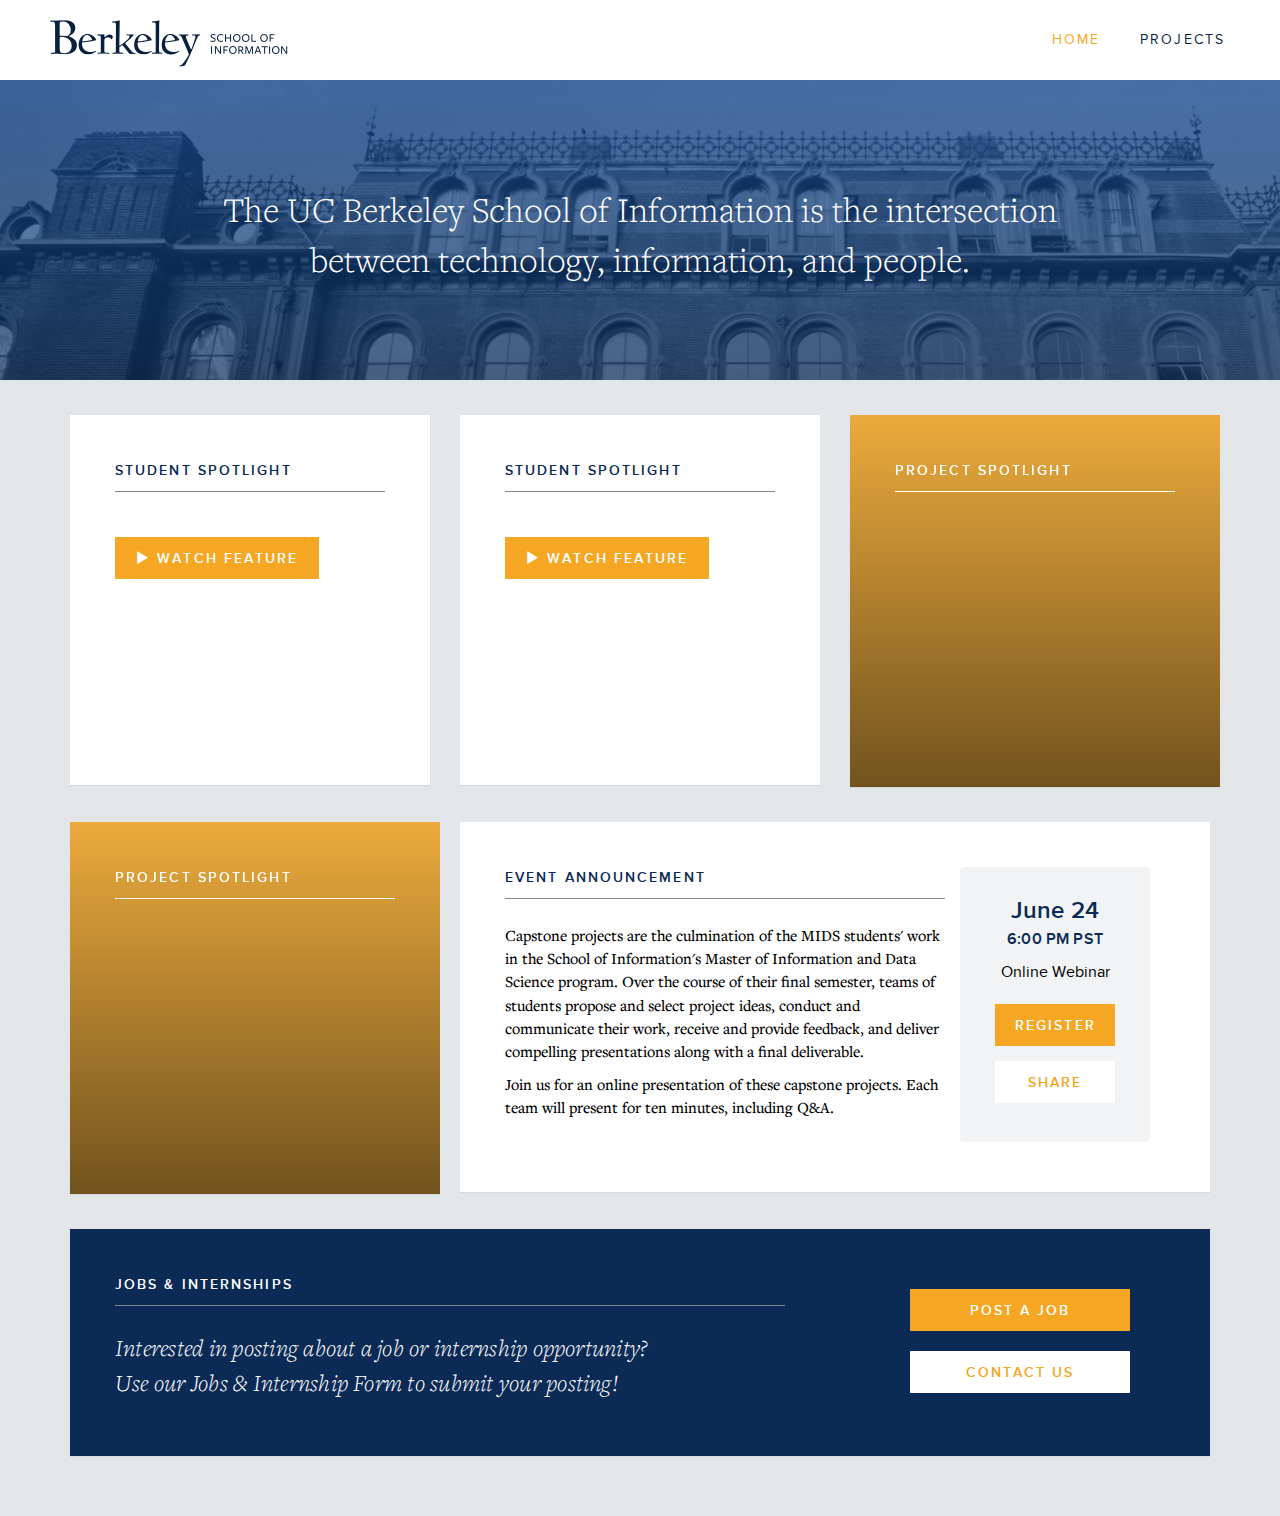
<file: index.html>
<!DOCTYPE html>
<html>

	<head>
		<title>The I School Experience Project</title>
		<link rel="stylesheet" href="css/bootstrap.css" type="text/css">
		<link rel="stylesheet" href="fonts/fonts.css" type="text/css">
		<link rel="stylesheet" href="css/main.css" type="text/css">
		<link rel="stylesheet" href="css/responsive.css" type="text/css">
		<script src="https://code.jquery.com/jquery-2.2.3.min.js"></script>
		<script src="js/bootstrap.min.js" type="text/javascript"></script>
		<script src="js/tabletop.js" type="text/javascript"></script>
		<script src="js/sanity_checker.js" type="text/javascript"></script>
		<script src="js/loader.js" type="text/javascript"></script>
		<script src="js/youtube.js" type="text/javascript"></script>
	</head>

	<body>
		<nav class="navbar navbar-default navbar-fixed-top">
		  	<div class="container-fluid">
		    	<div class="navbar-header">
		    		<button type="button" class="navbar-toggle collapsed" data-toggle="collapse" data-target="#bs-example-navbar-collapse-1" aria-expanded="false">
		        		<span class="sr-only">Toggle Navigation</span>
		        		<span class="icon-bar"></span>
		        		<span class="icon-bar"></span>
		        		<span class="icon-bar"></span>
		    		</button>
		    		<a class="navbar-brand" href="index.html"><img src="img/ischool_logo_color.png" width="238"></a>
		    	</div>

			    <div class="collapse navbar-collapse" id="bs-example-navbar-collapse-1">
			    	<ul class="nav navbar-nav navbar-right">
			      		<li><a href="index.html" class="active">Home</a></li>
			        	<li><a href="projects.html">Projects</a></li>
			      	</ul>
			    </div><!-- /.navbar-collapse -->
		  	</div><!-- /.container -->
		</nav>

		<div class="container-fluid main-container">
			<div class="row">
				<div class="col-md-12">
					<div class="hero-image">
						<h1>The UC Berkeley School of Information is the intersection between technology, information, and people.</h1>
					</div>
				</div>
			</div>
		</div>

		<div class="container secondary-container">
			<div class="row panel-row">
				<div class="col-md-4">
					<div class="panel panel-default panel-not-featured">
						<div class="panel-body panel-text">
							<div class="category-header">
								<span>Student Spotlight</span>
							</div>
							<p><strong><span id="student_spotlight_1_name"></span></strong> <span id="student_spotlight_1_year"></span></p>
							<p id="student_spotlight_1_subtext"></p>

							<a id="student_spotlight_1_video" class="btn btn-default" href="https://www.youtube.com/watch?v=9wYDXWhCEXo" role="button"><span class="glyphicon glyphicon-play" aria-hidden"true"></span> Watch Feature</a>
						</div>
					</div>
				</div><!-- /.col-md-4 -->
				<div class="col-md-4">
					<div class="panel panel-default panel-not-featured">
						<div class="panel-body panel-text">
							<div class="category-header">
								<span>Student Spotlight</span>
							</div>
							<p><strong><span id="student_spotlight_2_name"></span></strong> <span id="student_spotlight_2_year"></span></p>
							<p id="student_spotlight_2_subtext"></p>

							<a id="student_spotlight_2_video" class="btn btn-default" href="https://www.youtube.com/watch?v=9wYDXWhCEXo" role="button"><span class="glyphicon glyphicon-play" aria-hidden"true"></span> Watch Feature</a>
						</div>
					</div>
				</div><!-- /.col-md-4 -->
				<div class="col-md-4">
					<div class="panel panel-default panel-not-featured flip-container" ontouchstart="this.classList.toggle('hover');">
						<div class="flipper">
							<!-- Front -->
							<div class="front front-1 panel-video">
								<div class="panel-body panel-text">
									<div class="category-header">
										<span>Project Spotlight</span>
									</div>
									<p id="project_spotlight_1_subtitle"></p>
								</div>
								<div class="overlay"></div>
								<div id="project_spotlight_1"></div>
							</div>
							<!-- Back -->
							<div class="back panel-video">
								<div class="panel-body panel-text">
									<div class="category-header">
										<span>Project Spotlight</span>
									</div>
									<p id="project_spotlight_1_title"><strong></strong></p>
									<p id="project_spotlight_1_article"></p>
									<a id="project_spotlight_1_btn" class="btn btn-default" href="" role="button"> Read More</a>
								</div>
							</div>
						</div><!-- /.flipper -->
					</div>
				</div>
			</div><!-- /.panel-row -->

			<div class="row panel-row">
				<div class="col-md-4">
					<div class="panel panel-default panel-not-featured flip-container" ontouchstart="this.classList.toggle('hover');">
						<div class="flipper">
							<!-- Front -->
							<div class="front front-2 panel-video">
								<div class="panel-body panel-text">
									<div class="category-header">
										<span>Project Spotlight</span>
									</div>
									<p id="project_spotlight_2_subtitle"></p>
								</div>
								<div class="overlay"></div>
								<div id="project_spotlight_2"></div>
							</div>
							<!-- Back -->
							<div class="back panel-video">
								<div class="panel-body panel-text">
									<div class="category-header">
										<span>Project Spotlight</span>
									</div>

									<p id="project_spotlight_2_title"><strong></strong></p>
									<p id="project_spotlight_2_article"></p>
									<a id="project_spotlight_2_btn" class="btn btn-default" href="" role="button"> Read More</a>
								</div>
							</div>
						</div><!-- /.flipper -->
					</div>
				</div><!-- /.col-md-4 -->

				<div class="col-md-8">
					<div class="panel panel-default panel-not-featured">
						<div class="panel-body panel-text">
							<div class="row nopadding">
								<div class="col-md-8 nopadding">
									<div class="category-header">
										<span>Event Announcement</span>
									</div>
									<p>Capstone projects are the culmination of the MIDS students' work in the School of Information's Master of Information and Data Science program. Over the course of their final semester, teams of students propose and select project ideas, conduct and communicate their work, receive and provide feedback, and deliver compelling presentations along with a final deliverable.</p>
									<p>Join us for an online presentation of these capstone projects. Each team will present for ten minutes, including Q&amp;A.</p>
								</div>

								<div class="col-md-4">
									<div class="panel panel-event-info hidden-sm hidden-md">
										<p class="event-date">June 24</p>
										<p class="event-time">6:00 PM PST</p>
										<p class="event-location">Online Webinar</p>
										<a class="btn btn-default" href="#" role="button">Register</a>
										<a class="btn btn-default btn-secondary" href="#" role="button">Share</a>
									</div>
								</div>
							</div><!-- /.row -->
						</div>
					</div>
				</div><!-- /.col-md-8 -->
			</div><!-- /.panel-row -->

			<div class="row panel-row">
				<div class="col-md-12">
					<div class="panel panel-default panel-yackle">
						<div class="panel-body">
							<div class="row nopadding">
								<div class="col-md-8 panel-text">
									<div class="category-header">
										<span>Jobs &amp; Internships</span>
									</div>
									<p>Interested in posting about a job or internship opportunity?<br/>
										Use our Jobs &amp; Internship Form to submit your posting!</p>
								</div>
								<div class="col-md-4 yackle-actions-container">
									<div class="yackle-actions">
										<a class="btn btn-default" href="#" role="button" data-toggle="modal" data-target="#jobsForm">Post a Job</a>
										<a class="btn btn-default btn-secondary" href="#" role="button">Contact Us</a>
									</div>
								</div>
							</div>
						</div>
					</div>
				</div>
			</div><!-- /.panel-row -->

		</div><!-- /.main-container -->

		<div class="modal fade" id="jobsForm" tabindex="-1" role="dialog">
			<div class="modal-dialog">
				<div class="modal-content">
					<div class="modal-header">
							<button type="button" class="close" data-dismiss="modal" aria-label="Close"><span aria-hidden="true">&times;</span></button>
							<h4 class="modal-title">Job &amp; Internship Opportunities</h4>
					</div>
					<div class="modal-body">
						<form>
							<div class="form-group">
								<label for="formName">First &amp; Last Name</label>
								<input type="text" class="form-control" id="formName" placeholder="First and Last Name">
							</div>
							<div class="form-group">
								<label for="formEmail">Email Address</label>
								<input type="email" class="form-control" id="formEmail" placeholder="Email Address">
							</div>
							<div class="form-group">
								<label for="formJobType">Job Description</label>
								<div class="checkbox">
									<label>
										<input type="checkbox">Career Position<br/>
										<input type="checkbox">Internship
									</label>
								</div>
							</div>
							<div class="form-group">
								<label for="exampleInputEmail1">Job Description</label>
								<textarea class="form-control" id="formDescription" rows="5"></textarea>
							</div>
							<div class="form-group">
								<label for="exampleInputFile">Attach a File</label>
								<input type="file" id="exampleInputFile">
								<p class="help-block">Formats Accepted: .PDF, .DOCX, .DOC</p>
							</div>
						</form>
					</div>
					<div class="modal-footer">
						<button type="button" class="btn btn-default btn-secondary" data-dismiss="modal">Close</button>
						<button type="button" class="btn btn-default">Submit</button>
					</div>
				</div><!-- /.modal-content -->
			</div><!-- /.modal-dialog -->
		</div><!-- /.modal -->

		<!-- Video / Generic Modal -->
		<div class="modal fade" id="mediaModal" tabindex="-1" role="dialog" aria-hidden="true">
			<div class="modal-dialog">
				<div class="modal-content">
					<div class="modal-body">
					<!-- content dynamically inserted -->
					</div>
				</div>
			</div>
		</div>

	</body>

</html>
</file>
<file: fonts/fonts.css>
@font-face {
	font-family: 'Proxima Nova';
	src: url('proximanova-reg.eot');
	src: url('proximanova-reg.eot?#iefix') format('embedded-opentype'),
	url('proximanova-reg.woff') format('woff'),
	url('proximanova-reg.ttf') format('truetype'),
	url('proximanova-reg.svg#PacificoRegular') format('svg');
	font-weight: normal;
	font-style: normal;
}

@font-face {
	font-family: 'Proxima Nova';
	src: url('proximanova-regit.eot');
	src: url('proximanova-regit.eot?#iefix') format('embedded-opentype'),
	url('proximanova-regit.woff') format('woff'),
	url('proximanova-regit.ttf') format('truetype'),
	url('proximanova-regit.svg#PacificoRegular') format('svg');
	font-weight: normal;
	font-style: italic;
}

@font-face {
	font-family: 'Proxima Nova';
	src: url('proximanova-bold.eot');
	src: url('proximanova-bold.eot?#iefix') format('embedded-opentype'),
	url('proximanova-bold.woff') format('woff'),
	url('proximanova-bold.ttf') format('truetype'),
	url('proximanova-bold.svg#PacificoRegular') format('svg');
	font-weight: bold;
	font-style: normal;
}

@font-face {
	font-family: 'Proxima Nova';
	src: url('proximanova-boldit.eot');
	src: url('proximanova-boldit.eot?#iefix') format('embedded-opentype'),
	url('proximanova-boldit.woff') format('woff'),
	url('proximanova-boldit.ttf') format('truetype'),
	url('proximanova-boldit.svg#PacificoRegular') format('svg');
	font-weight: bold;
	font-style: italic;
}

@font-face {
	font-family: 'Proxima Nova';
	src: url('proximanova-thin.eot');
	src: url('proximanova-thin.eot?#iefix') format('embedded-opentype'),
	url('proximanova-thin.woff') format('woff'),
	url('proximanova-thin.ttf') format('truetype'),
	url('proximanova-thin.svg#PacificoRegular') format('svg');
	font-weight: 100;
	font-style: normal;
}

@font-face {
	font-family: 'Proxima Nova';
	src: url('proximanova-thinit.eot');
	src: url('proximanova-thinit.eot?#iefix') format('embedded-opentype'),
	url('proximanova-thinit.woff') format('woff'),
	url('proximanova-thinit.ttf') format('truetype'),
	url('proximanova-thinit.svg#PacificoRegular') format('svg');
	font-weight: 200;
	font-style: italic;
}

@font-face {
	font-family: 'Proxima Nova';
	src: url('proximanova-sbold.eot');
	src: url('proximanova-sbold.eot?#iefix') format('embedded-opentype'),
	url('proximanova-sbold.woff') format('woff'),
	url('proximanova-sbold.ttf') format('truetype'),
	url('proximanova-sbold.svg#PacificoRegular') format('svg');
	font-weight: 700;
	font-style: normal;
}

@font-face {
	font-family: 'Proxima Nova';
	src: url('proximanova-sboldit.eot');
	src: url('proximanova-sboldit.eot?#iefix') format('embedded-opentype'),
	url('proximanova-sboldit.woff') format('woff'),
	url('proximanova-sboldit.ttf') format('truetype'),
	url('proximanova-sboldit.svg#PacificoRegular') format('svg');
	font-weight: 700;
	font-style: italic;
}

@font-face {
	font-family: 'Proxima Nova';
	src: url('proximanova-light.eot');
	src: url('proximanova-light.eot?#iefix') format('embedded-opentype'),
	url('proximanova-light.woff') format('woff'),
	url('proximanova-light.ttf') format('truetype'),
	url('proximanova-light.svg#PacificoRegular') format('svg');
	font-weight: 100;
	font-style: normal;
}

@font-face {
	font-family: 'Proxima Nova';
	src: url('proximanova-lightit.eot');
	src: url('proximanova-lightit.eot?#iefix') format('embedded-opentype'),
	url('proximanova-lightit.woff') format('woff'),
	url('proximanova-lightit.ttf') format('truetype'),
	url('proximanova-lightit.svg#PacificoRegular') format('svg');
	font-weight: 100;
	font-style: italic;
}

@font-face {
	font-family: 'FreightText Pro';
	src: url('FreightTextProBold.otf') format('opentype');
	font-weight: bold;
	font-style: normal;
}

@font-face {
	font-family: 'FreightText Pro';
	src: url('FreightTextProBoldItalic.otf') format('opentype');
	font-weight: bold;
	font-style: italic;
}

@font-face {
	font-family: 'FreightText Pro';
	src: url('FreightTextProBook.otf') format('opentype');
	font-weight: normal;
	font-style: normal;
}

@font-face {
	font-family: 'FreightText Pro';
	src: url('FreightTextProBookItalic.otf') format('opentype');
	font-weight: normal;
	font-style: italic;
}

@font-face {
	font-family: 'FreightText Pro';
	src: url('FreightTextProLight.otf') format('opentype');
	font-weight: 100;
	font-style: normal;
}

@font-face {
	font-family: 'FreightText Pro';
	src: url('FreightTextProLightItalic.otf') format('opentype');
	font-weight: 100;
	font-style: italic;
}

@font-face {
	font-family: 'FreightText Pro';
	src: url('FreightTextProMedium.otf') format('opentype');
	font-weight: 400;
	font-style: normal;
}

@font-face {
	font-family: 'FreightText Pro';
	src: url('FreightTextProMediumItalic.otf') format('opentype');
	font-weight: 400;
	font-style: italic;
}

@font-face {
	font-family: 'FreightText Pro';
	src: url('FreightTextProSemibold.otf') format('opentype');
	font-weight: 500;
	font-style: normal;
}

@font-face {
	font-family: 'FreightText Pro';
	src: url('FreightTextProSemiboldItalic.otf') format('opentype');
	font-weight: 500;
	font-style: italic;
}
</file>
<file: css/main.css>
/*****************
Global
*****************/
html, body {
  width: auto !important;
  overflow-x: hidden !important;
}

body {
/*	background-color: #234675;*/
	background-color: #E2E6E9;
}

p {
	font-family: 'Proxima Nova';
	font-size: 14px;
	line-height: 145%;
}

.container-fluid {
	padding-left: 50px;
	padding-right: 50px;
}

.main-container {
	margin-top: 80px;
	margin-bottom: 20px;
	padding: 0px;
	background-color: #0b2a55;
}

.secondary-container {
	margin-bottom: 40px;
}

.project-container {
	padding: 0px;
	margin-top: 100px; /* height of nav bar + 20 */
}

.panel-row {
	padding: 15px 0px 0px 0px;
}

.nopadding {
	padding: 0;
	margin: 0;
}

.btn-default {
	border: 0;
	border-radius: 0;
	text-transform: uppercase;
	font-weight: bold;
	letter-spacing: 0.15em;
	padding: 11px 20px;
	margin-top: 20px;
}

/*****************
Navbar
*****************/

.navbar {
	border: 0;
	margin-bottom: 0px;
}

.navbar-default {
	background-color: #FFF;
	color: white;
	border: 0;
}

	.navbar-brand {
		padding: 20px 15px;
	}

	.navbar-default .navbar-brand {
		color: #081f3e;
	}

	.navbar-default .navbar-nav > li > a {
		color: #081f3e;
		text-transform: uppercase;
		font-weight: 500;
		letter-spacing: 0.15em;
		padding-right: 20px;
		padding-left: 20px;
		background-color: transparent;
	}

	.navbar-default .navbar-nav > li > a.active, 
	.navbar-default .navbar-nav > li > a.focus, 
	.navbar-default .navbar-nav > li > a:hover {
		color: #F5A623;
		background-color: transparent;
	}

	.navbar-default .navbar-toggle {
		border-color: white;
	}
		.navbar-default .navbar-toggle .icon-bar {
			background-color: white;
		}

/*****************
Sidebar
*****************/

/* Hide for mobile, show later */
.sidebar {
  display: none;
}
@media (min-width: 768px) {
  .sidebar {
    position: fixed;
    top: 80px;
    bottom: 0;
    left: 0;
    z-index: 1000;
    display: block;
    padding: 20px;
    overflow-x: hidden;
    overflow-y: auto; /* Scrollable contents if viewport is shorter than content. */
    background-color: #081f3e;
    border-right: 1px solid #eee;
  }
}

/* Sidebar navigation */
.nav-sidebar {
	margin-right: -21px; /* 20px padding + 1px border */
	margin-bottom: 20px;
	margin-left: -20px;
	margin-top: 20px;
}
.nav-sidebar > li > a {
	padding-right: 20px;
	padding-left: 20px;
	color: #FFF;
	background-color: transparent;
}
.nav-sidebar > li > a {
	color: #FFF;
	background-color: transparent;
}
.nav-sidebar > li > a:hover,
.nav-sidebar > li > a:focus {
	color: #F5A623;
	background-color: transparent;
}
.nav-sidebar > .active > a,
.nav-sidebar > .active > a:hover,
.nav-sidebar > .active > a:focus {
	color: #F5A623;
	background-color: transparent;
}

.sidebar h1 {
	margin-bottom: 20px;
	font-weight: 100;
	font-size: 24px;
}

.sidebar .input-group .form-control:first-child {
	border-radius: 0px;
	border: 0px;
}

.sidebar .btn-default {
	padding: 6px 8px;
	margin: 0px;
	background-color: transparent;
	border: 1px solid #FFF;
}

/*****************
Main Body
*****************/
.hero-image {
	background: url(../img/slide_3.png) no-repeat;
	background-size: cover;
	background-position: 15% 10%;
	margin: 0 auto;
	width: 100%;
	height: 300px;
	text-align: center;
}
	.hero-image h1 {
		font-family: 'FreightText Pro';
		font-weight: 300;
		display: inline;    
		position: absolute;
	    margin: 0 auto;
	    text-align: center;
	    left: 0;
	    right: 0;
	    line-height: 140%;
	    top: 35%;
	    width: 70%;
	}
.panel-body {
	padding: 0;
	color: black;
}

.panel-default {
	border-radius: 0;
}
	.panel-default p {
		font-family: 'FreightText Pro';
		font-size: 16px;
		line-height: 145%;
	}

.panel-featured {
	min-height: 470px;
}
	.featured-img img {
		width: 100%;
		height: auto;
	}

	a.play-overlay {
		width: 100%;
		height: 100%;
		text-align: center;
		position: relative;
	}
		a.play-overlay .play-overlay-text {
			position: absolute;
			top: -60px;
			/* http://stackoverflow.com/questions/8508275/how-to-center-a-position-absolute-element */
			margin-left: auto;
			margin-right: auto;
			left: 0;
			right: 0;
			color: white;
		}

		a.play-overlay .featured-img-title {
			display: block;
			font-family: 'Proxima Nova';
			font-size: 28px;
			font-weight: 100;
			letter-spacing: 0.01em;
		}

		.title-divider {
			width: 30px;
			border-top: 1px solid white;
			display: block;
			text-align: center;
			margin: 30px auto 50px;
		}

		a.play-overlay .test-wrap {
			width: 230px;
			height: 50px;
			padding: 13px 20px;			
			border: 1px solid white;
			background: rgba(255,255,255,0.2);
			transition: background-color 0.5s;
			text-transform: uppercase;
			font-weight: bold;
			font-size: 16px;
			letter-spacing: 0.15em;
		}
			a.play-overlay .test-wrap:hover {
				background: rgba(245,166,35,0.7);
				border: 1px solid #F5A623;
			}

.panel-text {
	padding: 45px;
}

.category-header {
	min-width: 225px;
	padding-bottom: 10px;
	border-bottom: 1px solid #85878B;
	margin-bottom: 25px;
}
	.category-header span {
		text-transform: uppercase;
		font-weight: bold;
		font-size: 14px;
		color: #0b2a55;
		letter-spacing: 0.15em;
	}

.panel-not-featured {
	height: 370px;
}

.flip-container {
	-webkit-perspective: 1000;
	-moz-perspective: 1000;
	-o-perspective: 1000;
	perspective: 1000;
	background-color: #b7c1c8;
	cursor: pointer;
}

	.flip-container:hover .flipper,  
	.flip-container.hover .flipper {
		-webkit-transform: rotateY(180deg);
		-moz-transform: rotateY(180deg);
    	-o-transform: rotateY(180deg);
		transform: rotateY(180deg);
	}

	.flip-container, .front, .back {
		width: 370px;
		height: 372px;
	}

	.flipper {
		-webkit-transition: 0.6s;
		-webkit-transform-style: preserve-3d;
		-moz-transition: 0.6s;
		-moz-transform-style: preserve-3d;
	 	-o-transition: 0.6s;
		-o-transform-style: preserve-3d;
		transition: 0.6s;
		transform-style: preserve-3d;
		position: relative;
	}

	.front, .back {
		-webkit-backface-visibility: hidden;
		-moz-backface-visibility: hidden;
		-o-backface-visibility: hidden;
		backface-visibility: hidden;
		position: absolute;
		top: 0;
		left: 0;
	}
		.front {
			z-index: 2;
		}
			.front p {
				font-size: 30px;
				font-weight: 100;
				font-style: italic;
				letter-spacing: 0.01em;
				color: white;
			}
			.overlay {
				/* Permalink - use to edit and share this gradient: http://colorzilla.com/gradient-editor/#663f00+0,c0a000+100 */
				background: #F5A623; /* Old browsers */
				background: -moz-linear-gradient(top,  #F5A623 0%, #663F00 100%); /* FF3.6-15 */
				background: -webkit-linear-gradient(top,  #F5A623 0%,#663F00 100%); /* Chrome10-25,Safari5.1-6 */
				background: linear-gradient(to bottom,  #F5A623 0%,#663F00 100%); /* W3C, IE10+, FF16+, Chrome26+, Opera12+, Safari7+ */
				filter: progid:DXImageTransform.Microsoft.gradient( startColorstr='#F5A623', endColorstr='#663F00',GradientType=0 ); /* IE6-9 */
				opacity: .85;
				width: 100%;
				height: 100%;
				z-index: -99;
				position: absolute;
				top: 0px;
			}
			#project_spotlight_1, #project_spotlight_2 {
				z-index: -9999;
				background-repeat: no-repeat;
				background-position: center center;
				background-size: auto 101%;
				width: 100%;
				height: 100%;
				position: absolute;
				top: 0px;
			}

		.back {
			background-color: #0b2a55;
			-webkit-transform: rotateY(180deg);
			-moz-transform: rotateY(180deg);
			-o-transform: rotateY(180deg);
			transform: rotateY(180deg);
		}

			.back p {
				color: white;
			}

.panel-video {
}
	.panel-video .category-header {
		border-bottom: 1px solid white;
	}
		.panel-video .category-header span {
			color: white;
		}

.panel-event-info {
	background-color: #f1f3f4;
	height: 274px;
	text-align: center;
	padding: 25px 20px;
}
	.panel-event-info p {
		font-family: 'Proxima Nova', 'Helvetica Neue', Helvetica, sans-serif;
	}

	.event-date, .event-time {
		font-weight: bold;
		letter-spacing: 0.01em;
		margin-bottom: 0px;
		color: #0b2a55;
	}

	.event-date {
		font-size: 24px !important;
	}

	.event-time {
		font-size: 12px;
	}

	.event-location {
		font-size: 12px;
		font-weight: normal;
		letter-spacing: 0;
		padding: 10px 0px;
	}

	.panel-event-info .btn-default {
		margin-top: 0px;
		margin-bottom: 15px;
		width: 120px;
	}

	.btn-secondary {
		background-color: white;
		color: #F5A623;
	}

.panel-yackle {
	background-color: #0b2a55;
	height: 100%;
	width: 100%;
	display: table;
}
	.panel-yackle .category-header span {
		text-transform: uppercase;
		font-weight: bold;
		font-size: 14px;
		color: #FFF;
		letter-spacing: 0.15em;
		border-bottom: 0;
	}

	.panel-yackle p {
		font-size: 24px;
		font-weight: 300;
		font-style: italic;
		letter-spacing: 0.01em;
		color: #FFF;
	}

	.yackle-actions-container {
		text-align: center;
		min-height: 224px;
		display: table;
	}

		.yackle-actions {
			display: table-cell;
			vertical-align: middle;
		}

		.yackle-actions .btn {
			width: 220px;
			display: block;
			margin: 20px auto;
		}


.modal-content {
	color: #000;
}



/*****************
Loading
*****************/
.loading-row {
	padding: 0px 0px 55px 0px;
	text-align: center;
}
.loading-text {
	background-color: #081F3E;
	padding: 10px 35px;
	text-align: center;
	font-family: 'Proxima Nova', 'Helvetica Neue', Helvetica, sans-serif;
	text-transform: uppercase;
	font-size: 14px;
	letter-spacing: 0.15em;
	font-weight: 100;
	transition: background-color 0.5s ease;
}
	.loading-text:hover {
		background-color: #1758AF;
	}

/*****************
Projects
*****************/
#projects {
	padding: 10px 30px;
}
#projects ul {
	list-style-type: none;
	padding: 0px;
	margin: 0px;
}
	#projects ul li {
		width: 23%;
		height: 260px;
		margin-right: 30px;
		display: inline-block;
		overflow: hidden;
		background-color: #FFF;
		color: black;
		position: relative;
	}
		#projects ul li:last-of-type {
			margin-right: 0px;
		}
	#projects ul li img {
		object-fit: cover;
	}
	.project-caption-wrapper {
		height: 80px;
		display: table;
	}
	.project-caption {
		display: table-cell;
		vertical-align: middle;
	}
	.project h1 {
		font-size: 26px;
		padding: 0px 20px;
		display: none;
	}
	.project p {
		padding: 5px 15px;
	}
	.project .project-btn {
		position: absolute;
		right: 0px;
		top: 50px;
		background-color: rgba(245, 166, 35, 0.8);
	}

#projects .mix{
    display: none;
}
</file>
<file: css/responsive.css>
/* iPad - 1024px wide */

@media (max-width: 1024px) {
	#projects ul li {
		width: 23%;
		height: 260px;
		margin-right: 30px;
		display: inline-block;
		overflow: hidden;
		background-color: #FFF;
		color: black;
		position: relative;
	}
}

@media (max-width: 1048px) {
	.hero-image h1 {
		font-family: 'FreightText Pro';
		font-weight: 300;
		display: inline;    
		position: absolute;
	    margin: 0 auto;
	    text-align: center;
	    left: 0;
	    right: 0;
	    line-height: 140%;
	    top: 25%;
	    width: 70%;
	}
}
</file>
